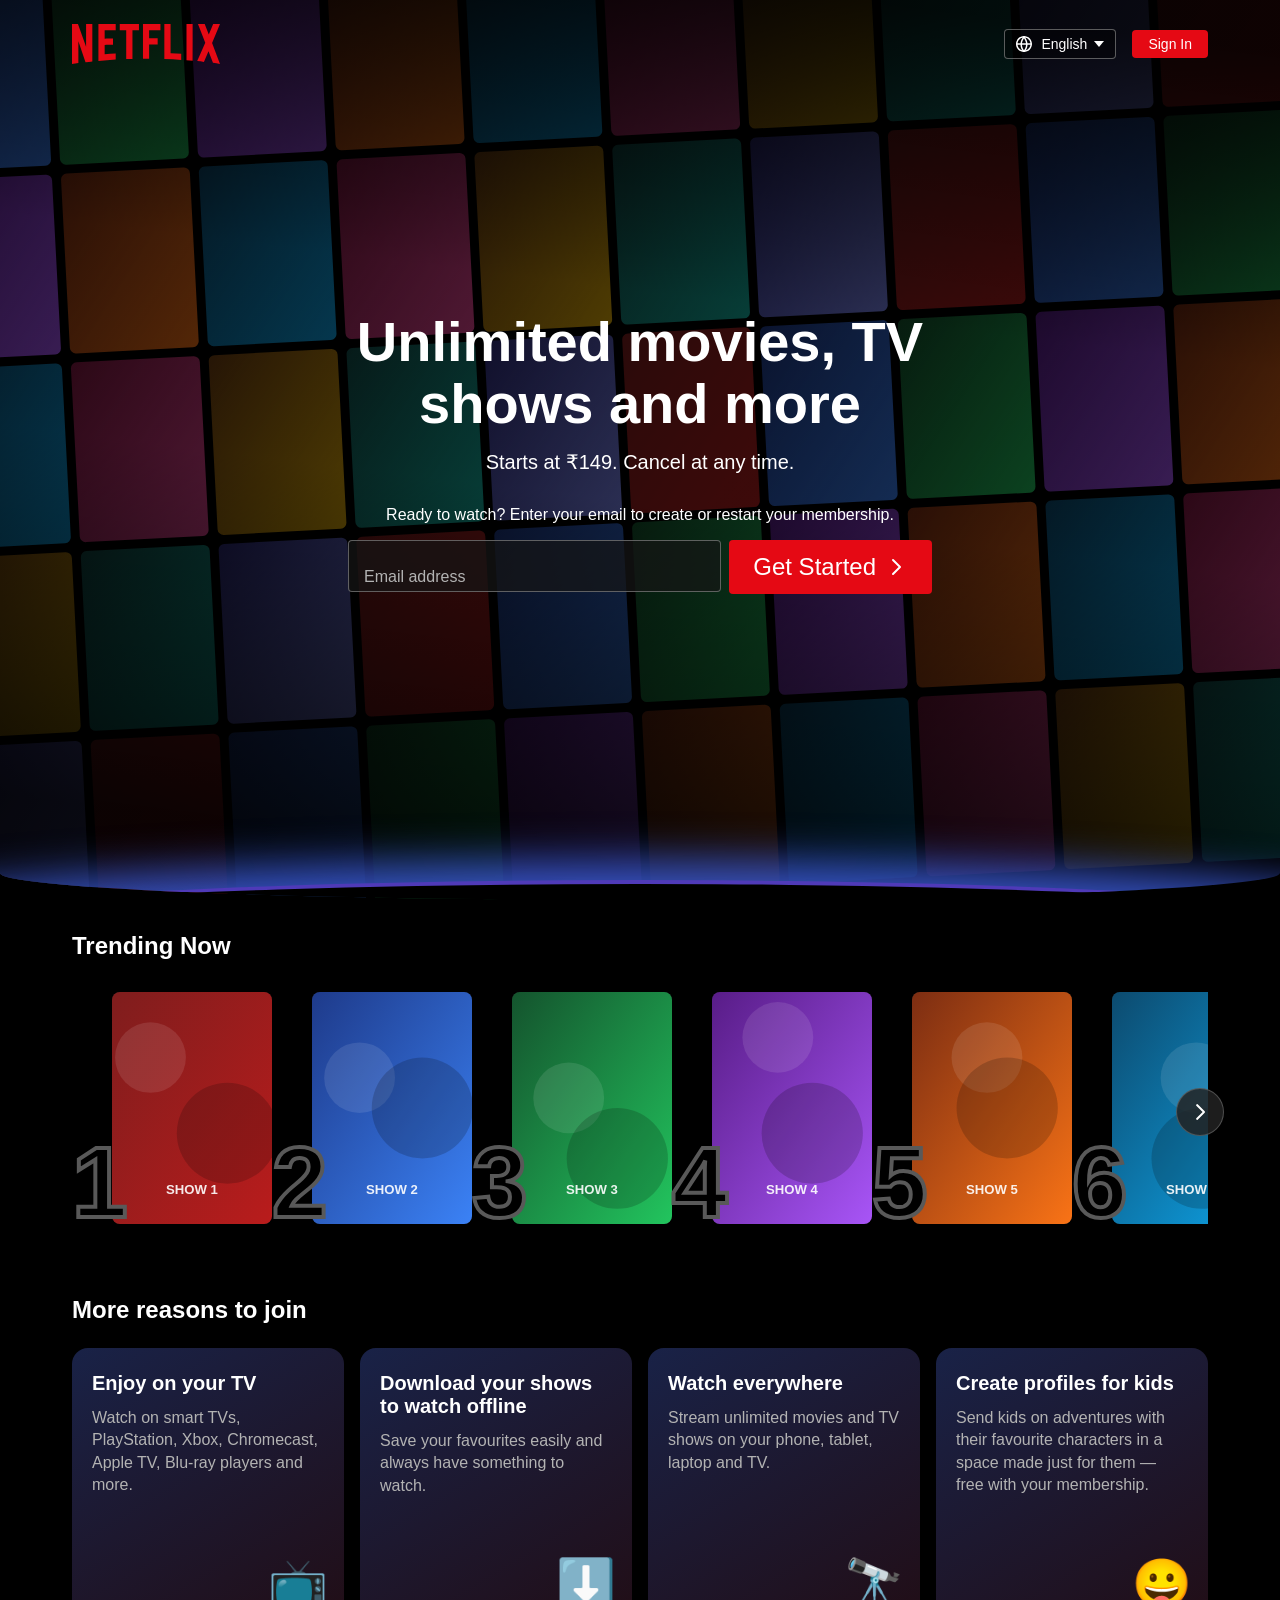
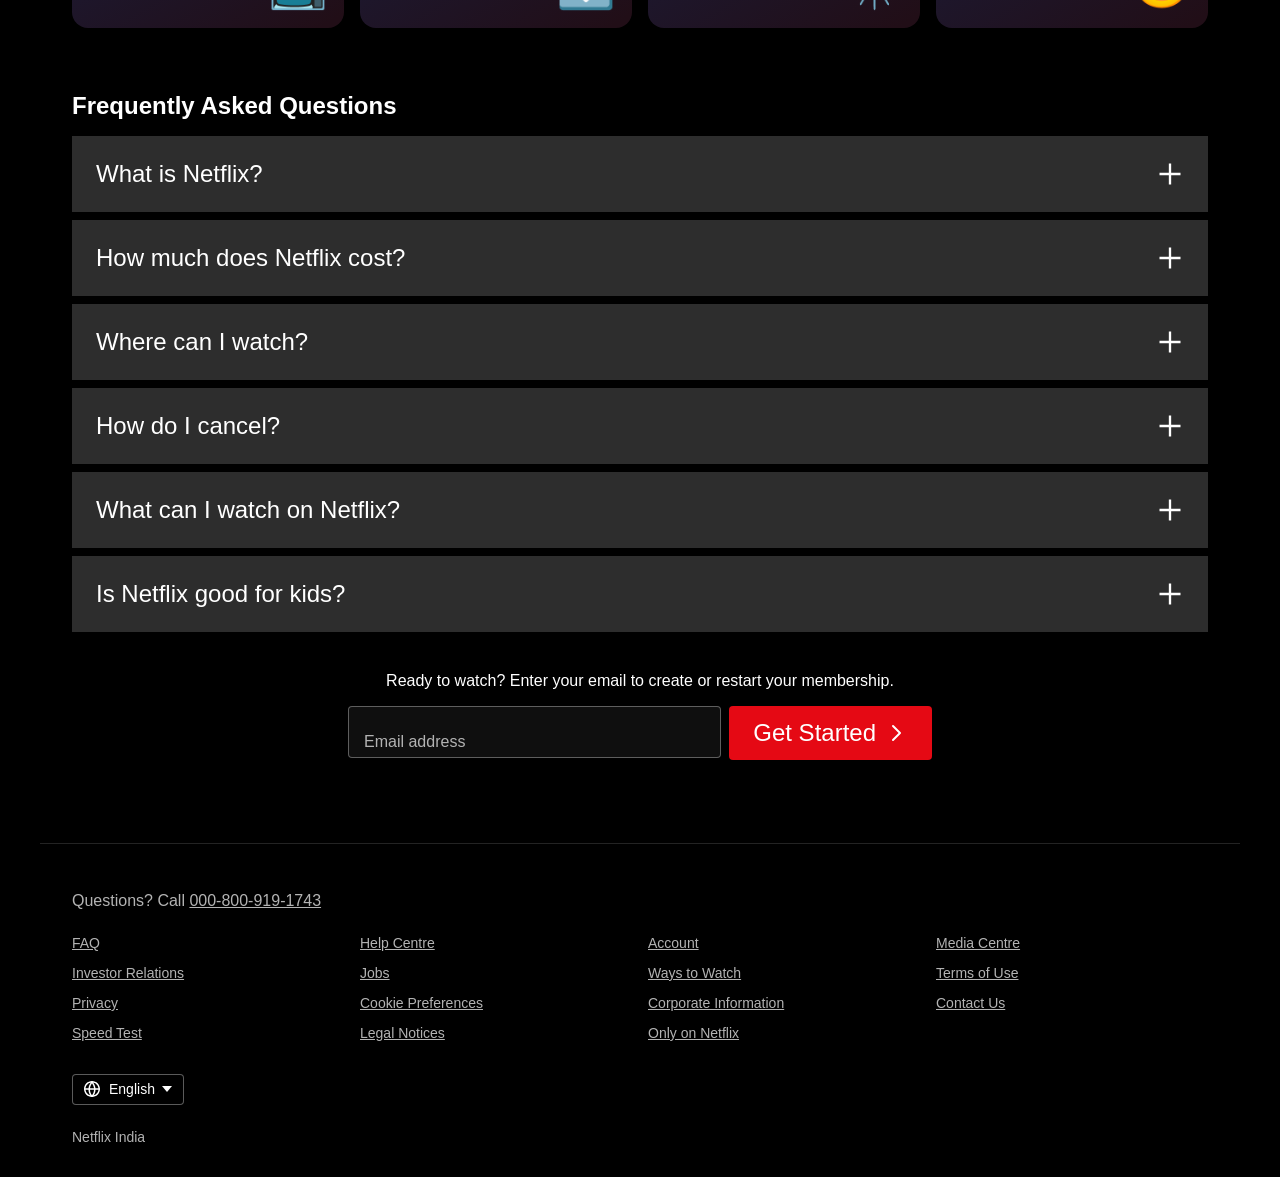
<file: index.html>
<!DOCTYPE html>
<html lang="en">
<head>
  <meta charset="UTF-8" />
  <meta name="viewport" content="width=device-width, initial-scale=1.0" />
  <title>Netflix India – Watch TV Shows Online, Watch Movies Online</title>
  <link rel="stylesheet" href="style.css" />
</head>
<body>

  <!-- ================= HERO ================= -->
  <header class="hero">
    <div class="hero__overlay"></div>

    <nav class="nav">
      <a href="#" class="nav__logo" aria-label="Netflix">
        <svg viewBox="0 0 111 30" class="nav__logo-svg" focusable="false" aria-hidden="true">
          <g fill="#E50914">
            <path d="M105.062 14.28L111 30c-1.75-.25-3.499-.563-5.28-.845l-3.345-8.686-3.437 7.969c-1.687-.282-3.344-.376-5.031-.595l6.031-13.75L94.468 0h5.063l3.062 7.874L105.875 0h5.124l-5.937 14.28zM90.47 0h-4.594v27.25c1.5.094 3.062.156 4.594.343V0zm-8.563 26.937c-4.187-.281-8.375-.53-12.656-.625V0h4.687v21.875c2.688.062 5.375.28 7.969.405v4.657zM64.25 10.657v4.687h-6.406V26H53.22V0h13.125v4.687h-8.5v5.97h6.406zm-18.906-5.97V26.25c-1.563 0-3.156 0-4.688.062V4.687h-4.844V0h14.406v4.687h-4.874zM30.75 15.593c-2.062 0-4.5 0-6.25.095v6.968c2.75-.188 5.5-.406 8.281-.5v4.5l-12.968 1.032V0H32.78v4.687H24.5V11c1.813 0 4.594-.094 6.25-.094v4.688zM4.78 12.968v16.375C3.094 29.531 1.593 29.75 0 30V0h4.469l6.093 17.032V0h4.688v28.062c-1.656.282-3.344.376-5.125.625L4.78 12.968z"/>
          </g>
        </svg>
      </a>

      <div class="nav__right">
        <div class="lang-select">
          <svg class="lang-select__globe" viewBox="0 0 16 16" width="16" height="16" fill="none" aria-hidden="true">
            <path fill-rule="evenodd" clip-rule="evenodd" d="M8 14.5C11.5899 14.5 14.5 11.5899 14.5 8C14.5 4.41015 11.5899 1.5 8 1.5C4.41015 1.5 1.5 4.41015 1.5 8C1.5 11.5899 4.41015 14.5 8 14.5ZM8 16C12.4183 16 16 12.4183 16 8C16 3.58172 12.4183 0 8 0C3.58172 0 0 3.58172 0 8C0 12.4183 3.58172 16 8 16Z" fill="white"/>
            <path fill-rule="evenodd" clip-rule="evenodd" d="M0.75 7.25H15.25V8.75H0.75V7.25Z" fill="white"/>
            <path fill-rule="evenodd" clip-rule="evenodd" d="M8.09961 0.191406C10.2278 2.26414 11.5497 5.16129 11.5497 8.36719C11.5497 11.3477 10.4073 14.0621 8.53569 16.0932L7.43285 15.077C9.05308 13.3188 10.0497 10.9631 10.0497 8.36719C10.0497 5.5761 8.89772 3.05446 7.05298 1.2588L8.09961 0.191406Z" fill="white"/>
            <path fill-rule="evenodd" clip-rule="evenodd" d="M7.9001 0.191406C5.77186 2.26414 4.45 5.16129 4.45 8.36719C4.45 11.3477 5.59237 14.0621 7.46402 16.0932L8.56686 15.077C6.94663 13.3188 5.95 10.9631 5.95 8.36719C5.95 5.5761 7.10199 3.05446 8.94673 1.2588L7.9001 0.191406Z" fill="white"/>
          </svg>
          <select id="langSelectTop" aria-label="Select Language">
            <option value="en">English</option>
            <option value="hi">हिन्दी</option>
          </select>
        </div>
        <a href="#" class="btn btn--red btn--sm">Sign In</a>
      </div>
    </nav>

    <div class="hero__content">
      <h1 class="hero__title">Unlimited movies, TV shows and more</h1>
      <p class="hero__subtitle">Starts at ₹149. Cancel at any time.</p>
      <h3 class="hero__cta-text">Ready to watch? Enter your email to create or restart your membership.</h3>

      <form class="email-form" id="heroEmailForm" novalidate>
        <div class="email-form__field">
          <input type="email" id="heroEmail" class="email-form__input" placeholder=" " required />
          <label for="heroEmail" class="email-form__label">Email address</label>
          <p class="email-form__error" aria-live="polite"></p>
        </div>
        <button type="submit" class="btn btn--red btn--lg">
          Get Started
          <svg viewBox="0 0 24 24" width="24" height="24" fill="none" aria-hidden="true">
            <path d="M8.29 5.71a1 1 0 0 1 1.42-1.42l7 7a1 1 0 0 1 0 1.42l-7 7a1 1 0 0 1-1.42-1.42L14.59 12 8.3 5.71z" fill="currentColor"/>
          </svg>
        </button>
      </form>
    </div>

    <div class="hero__curve">
      <div class="hero__curve-glow"></div>
    </div>
  </header>

  <main>
    <!-- ================= TRENDING NOW ================= -->
    <section class="section trending">
      <h2 class="section__title">Trending Now</h2>

      <div class="trending__wrapper">
        <button class="carousel-arrow carousel-arrow--left" id="trendLeft" aria-label="Scroll left">
          <svg viewBox="0 0 24 24" width="24" height="24" fill="none"><path d="M15.7 5.7a1 1 0 0 0-1.4-1.4l-7 7a1 1 0 0 0 0 1.4l7 7a1 1 0 0 0 1.4-1.4L9.4 12l6.3-6.3z" fill="currentColor"/></svg>
        </button>

        <div class="trending__row" id="trendingRow">
          <!-- cards injected by script.js -->
        </div>

        <button class="carousel-arrow carousel-arrow--right" id="trendRight" aria-label="Scroll right">
          <svg viewBox="0 0 24 24" width="24" height="24" fill="none"><path d="M8.3 5.7a1 1 0 0 1 1.4-1.4l7 7a1 1 0 0 1 0 1.4l-7 7a1 1 0 0 1-1.4-1.4l6.3-6.3L8.3 5.7z" fill="currentColor"/></svg>
        </button>
      </div>
    </section>

    <!-- ================= MORE REASONS TO JOIN ================= -->
    <section class="section reasons">
      <h2 class="section__title">More reasons to join</h2>
      <div class="reasons__grid">

        <div class="reason-card">
          <h3 class="reason-card__title">Enjoy on your TV</h3>
          <p class="reason-card__text">Watch on smart TVs, PlayStation, Xbox, Chromecast, Apple TV, Blu-ray players and more.</p>
          <div class="reason-card__icon">📺</div>
        </div>

        <div class="reason-card">
          <h3 class="reason-card__title">Download your shows to watch offline</h3>
          <p class="reason-card__text">Save your favourites easily and always have something to watch.</p>
          <div class="reason-card__icon">⬇️</div>
        </div>

        <div class="reason-card">
          <h3 class="reason-card__title">Watch everywhere</h3>
          <p class="reason-card__text">Stream unlimited movies and TV shows on your phone, tablet, laptop and TV.</p>
          <div class="reason-card__icon">🔭</div>
        </div>

        <div class="reason-card">
          <h3 class="reason-card__title">Create profiles for kids</h3>
          <p class="reason-card__text">Send kids on adventures with their favourite characters in a space made just for them — free with your membership.</p>
          <div class="reason-card__icon">😀</div>
        </div>

      </div>
    </section>

    <!-- ================= FAQ ================= -->
    <section class="section faq">
      <h2 class="section__title">Frequently Asked Questions</h2>

      <ul class="faq__list" id="faqList">
        <li class="faq__item">
          <button class="faq__question">
            <span>What is Netflix?</span>
            <svg class="faq__icon" viewBox="0 0 24 24" width="28" height="28" fill="none"><path d="M11 11V3h2v8h8v2h-8v8h-2v-8H3v-2h8z" fill="currentColor"/></svg>
          </button>
          <div class="faq__answer">
            <div class="faq__answer-inner">
              <p>Netflix is a streaming service that offers a wide variety of award-winning TV shows, movies, anime, documentaries and more – on thousands of internet-connected devices.</p>
              <p>You can watch as much as you want, whenever you want, without a single ad – all for one low monthly price. There's always something new to discover, and new TV shows and movies are added every week!</p>
            </div>
          </div>
        </li>

        <li class="faq__item">
          <button class="faq__question">
            <span>How much does Netflix cost?</span>
            <svg class="faq__icon" viewBox="0 0 24 24" width="28" height="28" fill="none"><path d="M11 11V3h2v8h8v2h-8v8h-2v-8H3v-2h8z" fill="currentColor"/></svg>
          </button>
          <div class="faq__answer">
            <div class="faq__answer-inner">
              <p>Watch Netflix on your smartphone, tablet, Smart TV, laptop, or streaming device, all for one fixed monthly fee. Plans range from ₹149 to ₹649 a month. No extra costs, no contracts.</p>
            </div>
          </div>
        </li>

        <li class="faq__item">
          <button class="faq__question">
            <span>Where can I watch?</span>
            <svg class="faq__icon" viewBox="0 0 24 24" width="28" height="28" fill="none"><path d="M11 11V3h2v8h8v2h-8v8h-2v-8H3v-2h8z" fill="currentColor"/></svg>
          </button>
          <div class="faq__answer">
            <div class="faq__answer-inner">
              <p>Watch anywhere, anytime. Sign in with your Netflix account to watch instantly on the web at netflix.com from your personal computer or on any internet-connected device that offers the Netflix app, including smart TVs, smartphones, tablets, streaming media players and game consoles.</p>
              <p>You can also download your favourite shows with the iOS or Android app. Use downloads to watch while you're on the go and without an internet connection. Take Netflix with you anywhere.</p>
            </div>
          </div>
        </li>

        <li class="faq__item">
          <button class="faq__question">
            <span>How do I cancel?</span>
            <svg class="faq__icon" viewBox="0 0 24 24" width="28" height="28" fill="none"><path d="M11 11V3h2v8h8v2h-8v8h-2v-8H3v-2h8z" fill="currentColor"/></svg>
          </button>
          <div class="faq__answer">
            <div class="faq__answer-inner">
              <p>Netflix is flexible. There are no annoying contracts and no commitments. You can easily cancel your account online in two clicks. There are no cancellation fees – start or stop your account at any time.</p>
            </div>
          </div>
        </li>

        <li class="faq__item">
          <button class="faq__question">
            <span>What can I watch on Netflix?</span>
            <svg class="faq__icon" viewBox="0 0 24 24" width="28" height="28" fill="none"><path d="M11 11V3h2v8h8v2h-8v8h-2v-8H3v-2h8z" fill="currentColor"/></svg>
          </button>
          <div class="faq__answer">
            <div class="faq__answer-inner">
              <p>Netflix has an extensive library of feature films, documentaries, TV shows, anime, award-winning Netflix originals, and more. Watch as much as you want, anytime you want.</p>
            </div>
          </div>
        </li>

        <li class="faq__item">
          <button class="faq__question">
            <span>Is Netflix good for kids?</span>
            <svg class="faq__icon" viewBox="0 0 24 24" width="28" height="28" fill="none"><path d="M11 11V3h2v8h8v2h-8v8h-2v-8H3v-2h8z" fill="currentColor"/></svg>
          </button>
          <div class="faq__answer">
            <div class="faq__answer-inner">
              <p>The Netflix Kids experience is included in your membership to give parents control while kids enjoy family-friendly TV shows and films in their own space.</p>
              <p>Kids profiles come with PIN-protected parental controls that let you restrict the maturity rating of content kids can watch and block specific titles you don't want kids to see.</p>
            </div>
          </div>
        </li>
      </ul>

      <div class="faq__cta">
        <h3 class="hero__cta-text">Ready to watch? Enter your email to create or restart your membership.</h3>
        <form class="email-form" id="faqEmailForm" novalidate>
          <div class="email-form__field">
            <input type="email" id="faqEmail" class="email-form__input" placeholder=" " required />
            <label for="faqEmail" class="email-form__label">Email address</label>
            <p class="email-form__error" aria-live="polite"></p>
          </div>
          <button type="submit" class="btn btn--red btn--lg">
            Get Started
            <svg viewBox="0 0 24 24" width="24" height="24" fill="none" aria-hidden="true">
              <path d="M8.29 5.71a1 1 0 0 1 1.42-1.42l7 7a1 1 0 0 1 0 1.42l-7 7a1 1 0 0 1-1.42-1.42L14.59 12 8.3 5.71z" fill="currentColor"/>
            </svg>
          </button>
        </form>
      </div>
    </section>
  </main>

  <!-- ================= FOOTER ================= -->
  <footer class="footer">
    <p class="footer__contact">Questions? Call <a href="tel:000-800-919-1743">000-800-919-1743</a></p>

    <ul class="footer__links">
      <li><a href="#">FAQ</a></li>
      <li><a href="#">Help Centre</a></li>
      <li><a href="#">Account</a></li>
      <li><a href="#">Media Centre</a></li>
      <li><a href="#">Investor Relations</a></li>
      <li><a href="#">Jobs</a></li>
      <li><a href="#">Ways to Watch</a></li>
      <li><a href="#">Terms of Use</a></li>
      <li><a href="#">Privacy</a></li>
      <li><a href="#">Cookie Preferences</a></li>
      <li><a href="#">Corporate Information</a></li>
      <li><a href="#">Contact Us</a></li>
      <li><a href="#">Speed Test</a></li>
      <li><a href="#">Legal Notices</a></li>
      <li><a href="#">Only on Netflix</a></li>
    </ul>

    <div class="lang-select lang-select--footer">
      <svg class="lang-select__globe" viewBox="0 0 16 16" width="16" height="16" fill="none" aria-hidden="true">
        <path fill-rule="evenodd" clip-rule="evenodd" d="M8 14.5C11.5899 14.5 14.5 11.5899 14.5 8C14.5 4.41015 11.5899 1.5 8 1.5C4.41015 1.5 1.5 4.41015 1.5 8C1.5 11.5899 4.41015 14.5 8 14.5ZM8 16C12.4183 16 16 12.4183 16 8C16 3.58172 12.4183 0 8 0C3.58172 0 0 3.58172 0 8C0 12.4183 3.58172 16 8 16Z" fill="white"/>
        <path fill-rule="evenodd" clip-rule="evenodd" d="M0.75 7.25H15.25V8.75H0.75V7.25Z" fill="white"/>
        <path fill-rule="evenodd" clip-rule="evenodd" d="M8.09961 0.191406C10.2278 2.26414 11.5497 5.16129 11.5497 8.36719C11.5497 11.3477 10.4073 14.0621 8.53569 16.0932L7.43285 15.077C9.05308 13.3188 10.0497 10.9631 10.0497 8.36719C10.0497 5.5761 8.89772 3.05446 7.05298 1.2588L8.09961 0.191406Z" fill="white"/>
        <path fill-rule="evenodd" clip-rule="evenodd" d="M7.9001 0.191406C5.77186 2.26414 4.45 5.16129 4.45 8.36719C4.45 11.3477 5.59237 14.0621 7.46402 16.0932L8.56686 15.077C6.94663 13.3188 5.95 10.9631 5.95 8.36719C5.95 5.5761 7.10199 3.05446 8.94673 1.2588L7.9001 0.191406Z" fill="white"/>
      </svg>
      <select id="langSelectFooter" aria-label="Select Language">
        <option value="en">English</option>
        <option value="hi">हिन्दी</option>
      </select>
    </div>

    <p class="footer__country">Netflix India</p>
  </footer>

  <script src="script.js"></script>
</body>
</html>
</file>
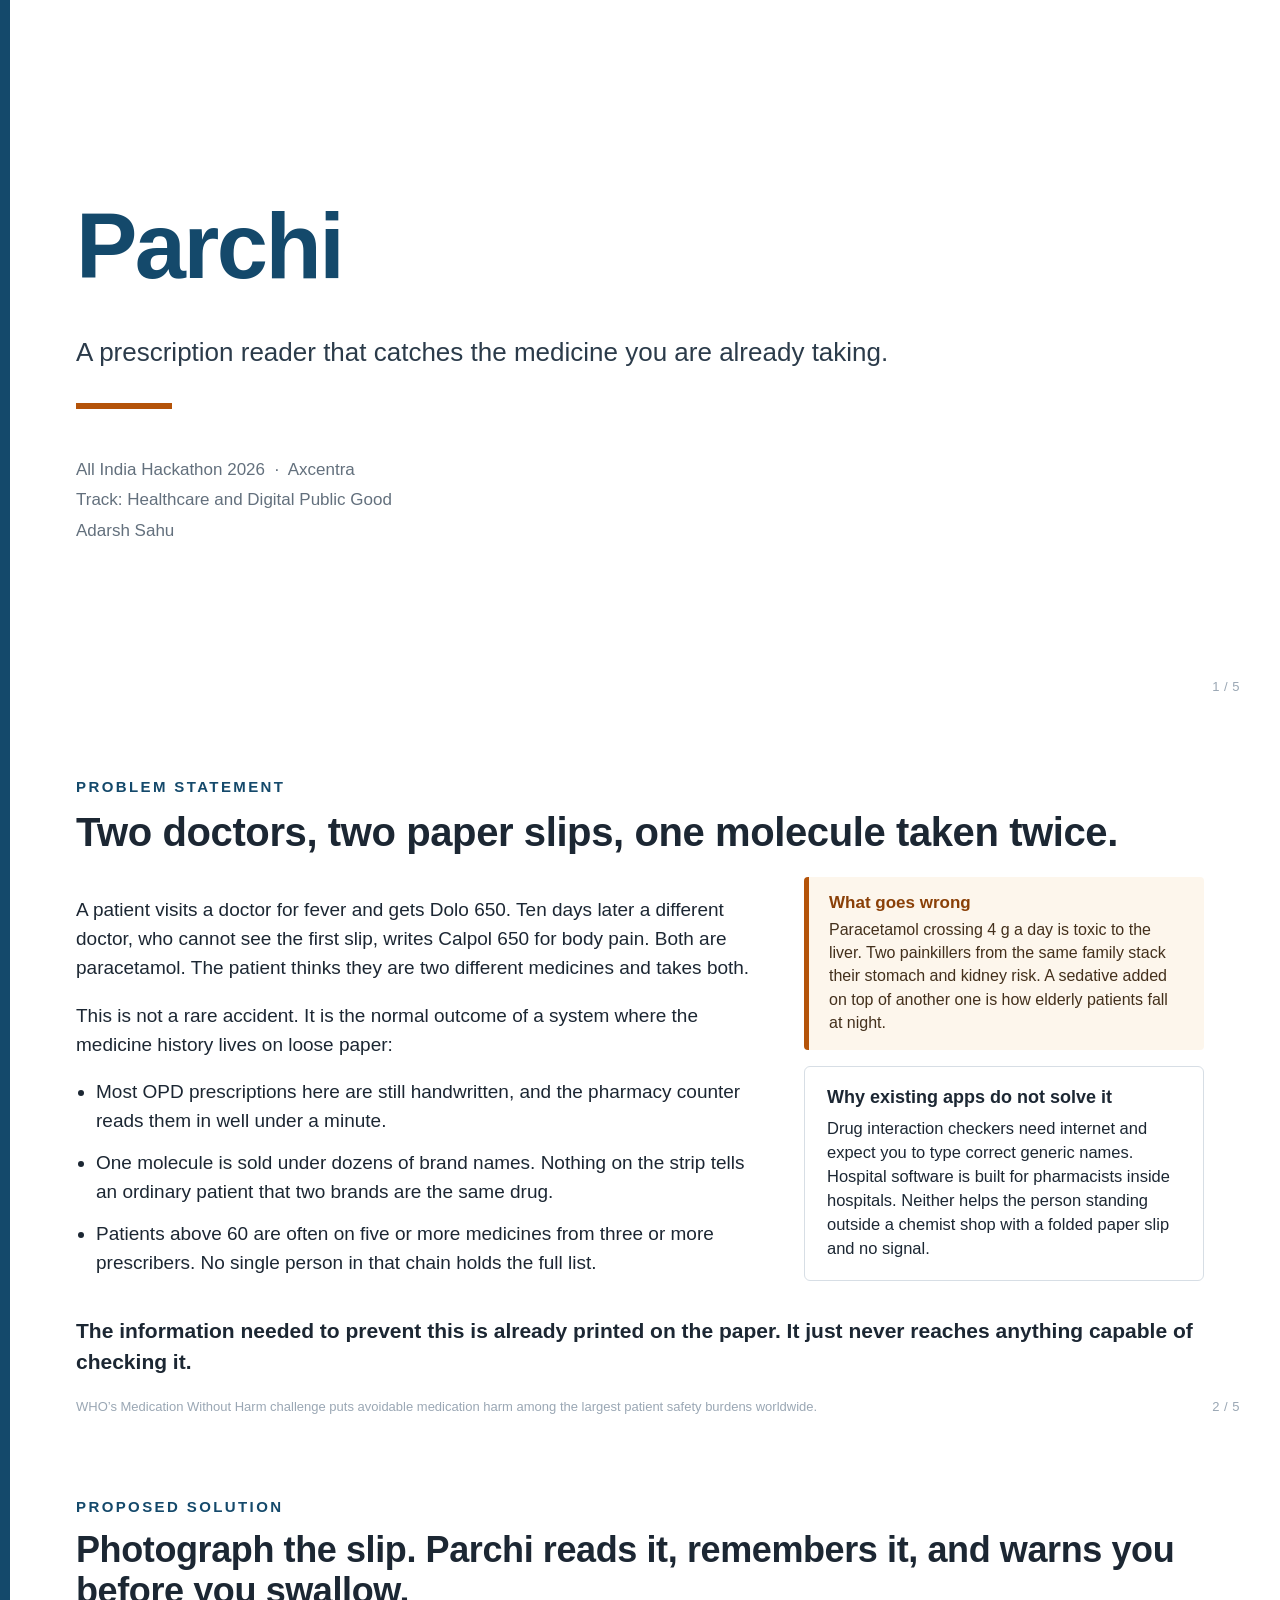
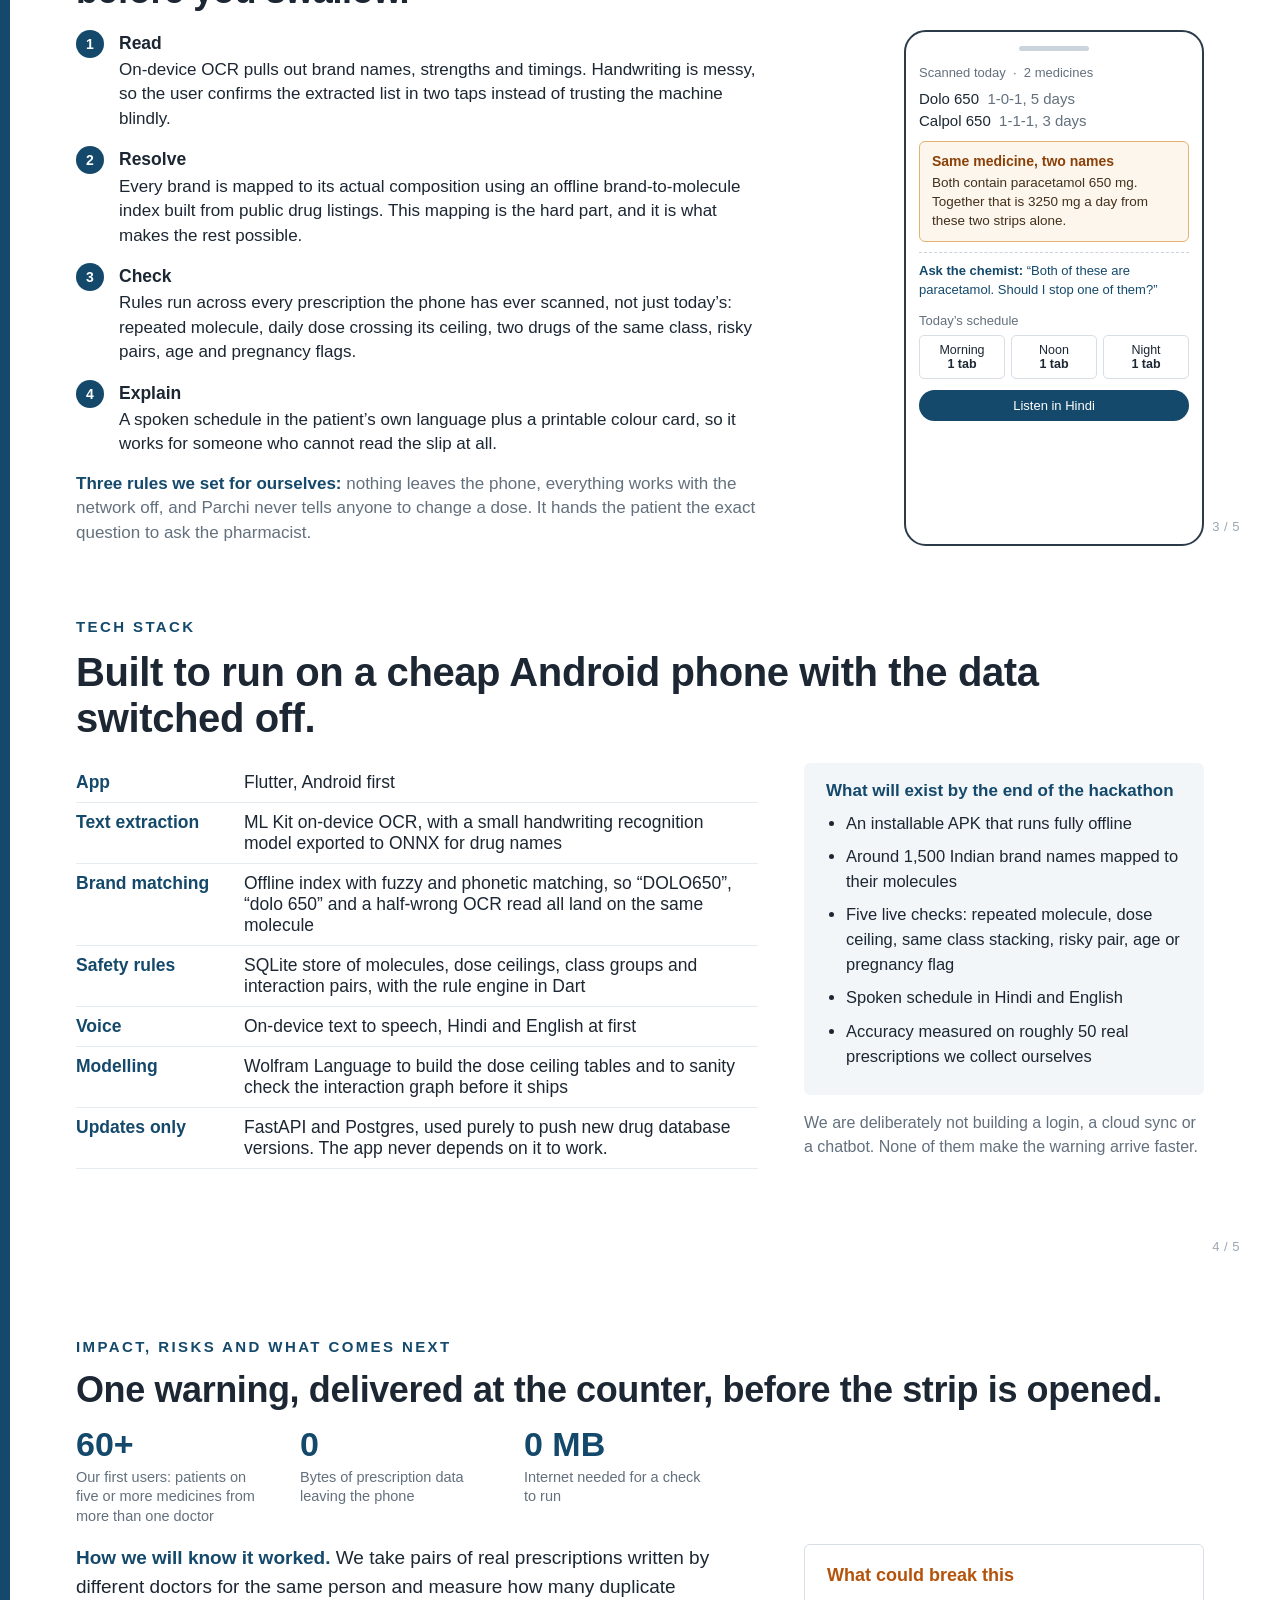
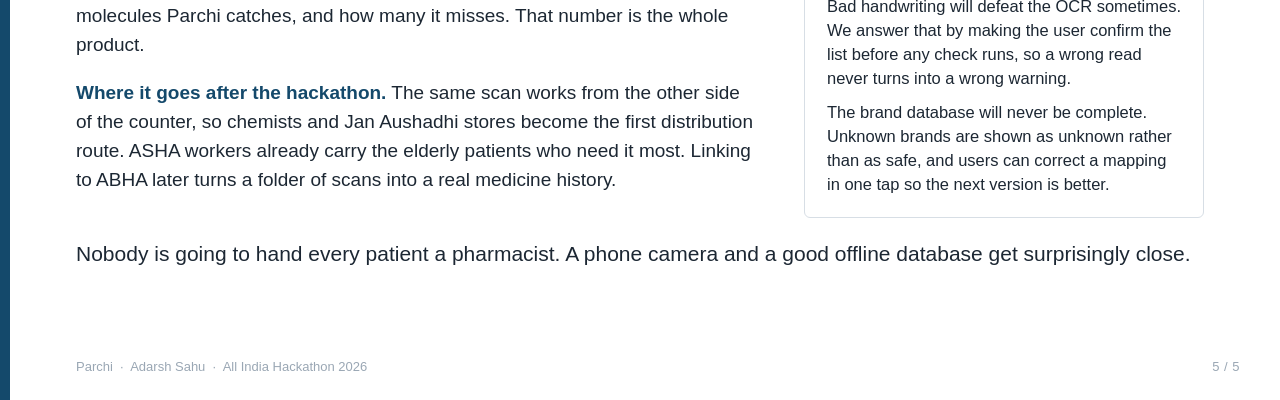
<file: aih-2026/parchi-deck.html>
<!doctype html>
<html>
<head>
<meta charset="utf-8">
<title>Parchi</title>
<style>
  @page { size: 1280px 720px; margin: 0; }
  * { box-sizing: border-box; }
  html, body { margin: 0; padding: 0; }
  body {
    font-family: "Liberation Sans", Arial, Helvetica, sans-serif;
    color: #1c2733;
    -webkit-print-color-adjust: exact;
    print-color-adjust: exact;
  }
  .slide {
    width: 1280px; height: 720px;
    padding: 58px 76px 54px 76px;
    position: relative;
    background: #ffffff;
    page-break-after: always;
    overflow: hidden;
  }
  .slide:last-child { page-break-after: auto; }

  .rule { position: absolute; left: 0; top: 0; width: 10px; height: 720px; background: #14496b; }
  .pg { position: absolute; right: 40px; bottom: 26px; font-size: 13px; color: #9aa7b4; letter-spacing: .5px; }
  .foot { position: absolute; left: 76px; bottom: 26px; font-size: 13px; color: #9aa7b4; }

  h2.kicker { font-size: 15px; letter-spacing: 2.4px; text-transform: uppercase;
              color: #14496b; margin: 0 0 14px 0; font-weight: 700; }
  h1 { font-size: 40px; line-height: 1.15; margin: 0 0 22px 0; font-weight: 700; letter-spacing: -.4px; }
  p, li { font-size: 19px; line-height: 1.52; }
  .lead { font-size: 21px; line-height: 1.5; }
  strong { font-weight: 700; }
  em { font-style: italic; }
  .amber { color: #b45309; }
  .blue { color: #14496b; }
  .muted { color: #63707d; }

  ul { margin: 0; padding-left: 20px; }
  li { margin-bottom: 13px; }

  .two { display: flex; gap: 46px; }
  .col { flex: 1; }
  .col-narrow { width: 400px; flex: none; }

  /* ---- title slide ---- */
  .title-wrap { height: 100%; display: flex; flex-direction: column; justify-content: center; }
  .wordmark { font-size: 92px; font-weight: 700; letter-spacing: -2.5px; margin: 0; color: #14496b; }
  .tagline { font-size: 26px; margin: 16px 0 0 0; color: #2b3b4a; }
  .titlemeta { margin-top: 46px; font-size: 17px; color: #63707d; line-height: 1.8; }
  .stripe { width: 96px; height: 6px; background: #b45309; margin: 30px 0 0 0; }

  /* ---- boxes ---- */
  .card { border: 1.5px solid #d7dee5; border-radius: 6px; padding: 20px 22px; }
  .card h3 { margin: 0 0 9px 0; font-size: 18px; }
  .flag { border-left: 5px solid #b45309; background: #fdf6ec; border-radius: 4px; padding: 16px 20px; }
  .flag .t { font-weight: 700; font-size: 17px; color: #8a4008; margin-bottom: 5px; }
  .flag .d { font-size: 16px; line-height: 1.45; color: #43301c; }

  /* ---- pipeline ---- */
  .step { display: flex; gap: 15px; margin-bottom: 15px; align-items: baseline; }
  .num { width: 28px; height: 28px; flex: none; border-radius: 50%; background: #14496b; color: #fff;
         font-size: 14px; font-weight: 700; text-align: center; line-height: 28px; }
  .step .body { font-size: 17px; line-height: 1.44; }
  .step .body b { display: block; font-size: 17.5px; margin-bottom: 2px; }

  /* ---- phone mock ---- */
  .phone { width: 300px; border: 2.5px solid #2b3b4a; border-radius: 22px; padding: 14px 13px 16px 13px; background: #fff; }
  .phone .bar { height: 5px; width: 70px; background: #cbd4dc; border-radius: 4px; margin: 0 auto 14px auto; }
  .rx { font-size: 13px; color: #63707d; margin-bottom: 10px; }
  .rxline { font-size: 15px; margin-bottom: 5px; }
  .alert { margin-top: 12px; background: #fdf6ec; border: 1.5px solid #e6b271; border-radius: 6px; padding: 11px 12px; }
  .alert .h { font-size: 14px; font-weight: 700; color: #8a4008; margin-bottom: 5px; }
  .alert .b { font-size: 13.5px; line-height: 1.4; color: #43301c; }
  .say { margin-top: 10px; font-size: 13px; color: #14496b; border-top: 1px dashed #cbd4dc; padding-top: 9px; line-height: 1.4; }

  /* ---- stack table ---- */
  table { border-collapse: collapse; width: 100%; }
  td { padding: 9px 10px 9px 0; vertical-align: top; font-size: 17.5px; border-bottom: 1px solid #e6ebf0; }
  td.k { width: 168px; color: #14496b; font-weight: 700; }

  .scope { background: #f3f6f9; border-radius: 6px; padding: 18px 22px; }
  .scope h3 { margin: 0 0 10px 0; font-size: 17px; color: #14496b; }
  .scope li { font-size: 16.5px; margin-bottom: 8px; }

  .metric { display: flex; gap: 34px; margin: 4px 0 22px 0; }
  .metric div .n { font-size: 34px; font-weight: 700; color: #14496b; line-height: 1.1; }
  .metric div .l { font-size: 14.5px; color: #63707d; margin-top: 4px; max-width: 190px; line-height: 1.35; }
</style>
</head>
<body>

<!-- ============ 1 ============ -->
<div class="slide">
  <div class="rule"></div>
  <div class="title-wrap">
    <p class="wordmark">Parchi</p>
    <p class="tagline">A prescription reader that catches the medicine you are already taking.</p>
    <div class="stripe"></div>
    <div class="titlemeta">
      All India Hackathon 2026 &nbsp;&middot;&nbsp; Axcentra<br>
      Track: Healthcare and Digital Public Good<br>
      Adarsh Sahu
    </div>
  </div>
  <div class="pg">1 / 5</div>
</div>

<!-- ============ 2 ============ -->
<div class="slide">
  <div class="rule"></div>
  <h2 class="kicker">Problem Statement</h2>
  <h1>Two doctors, two paper slips, one molecule taken twice.</h1>

  <div class="two">
    <div class="col">
      <p>A patient visits a doctor for fever and gets Dolo 650. Ten days later a different doctor,
      who cannot see the first slip, writes Calpol 650 for body pain. Both are paracetamol.
      The patient thinks they are two different medicines and takes both.</p>

      <p>This is not a rare accident. It is the normal outcome of a system where the medicine
      history lives on loose paper:</p>

      <ul>
        <li>Most OPD prescriptions here are still handwritten, and the pharmacy counter reads them
        in well under a minute.</li>
        <li>One molecule is sold under dozens of brand names. Nothing on the strip tells an ordinary
        patient that two brands are the same drug.</li>
        <li>Patients above 60 are often on five or more medicines from three or more prescribers.
        No single person in that chain holds the full list.</li>
      </ul>
    </div>

    <div class="col-narrow">
      <div class="flag" style="margin-bottom:16px;">
        <div class="t">What goes wrong</div>
        <div class="d">Paracetamol crossing 4 g a day is toxic to the liver. Two painkillers from the
        same family stack their stomach and kidney risk. A sedative added on top of another one is
        how elderly patients fall at night.</div>
      </div>
      <div class="card">
        <h3>Why existing apps do not solve it</h3>
        <p style="font-size:16.5px; margin:0; line-height:1.45;">Drug interaction checkers need internet
        and expect you to type correct generic names. Hospital software is built for pharmacists inside
        hospitals. Neither helps the person standing outside a chemist shop with a folded paper slip
        and no signal.</p>
      </div>
    </div>
  </div>

  <p class="lead" style="margin-top:24px;"><strong>The information needed to prevent this is already
  printed on the paper. It just never reaches anything capable of checking it.</strong></p>

  <div class="foot">WHO&rsquo;s Medication Without Harm challenge puts avoidable medication harm among the
  largest patient safety burdens worldwide.</div>
  <div class="pg">2 / 5</div>
</div>

<!-- ============ 3 ============ -->
<div class="slide">
  <div class="rule"></div>
  <h2 class="kicker">Proposed Solution</h2>
  <h1 style="font-size:36px; margin-bottom:18px;">Photograph the slip. Parchi reads it, remembers it,
  and warns you before you swallow.</h1>

  <div class="two">
    <div class="col">
      <div class="step">
        <div class="num">1</div>
        <div class="body"><b>Read</b>On-device OCR pulls out brand names, strengths and timings. Handwriting is
        messy, so the user confirms the extracted list in two taps instead of trusting the machine blindly.</div>
      </div>
      <div class="step">
        <div class="num">2</div>
        <div class="body"><b>Resolve</b>Every brand is mapped to its actual composition using an offline
        brand-to-molecule index built from public drug listings. This mapping is the hard part, and it is
        what makes the rest possible.</div>
      </div>
      <div class="step">
        <div class="num">3</div>
        <div class="body"><b>Check</b>Rules run across every prescription the phone has ever scanned, not just
        today&rsquo;s: repeated molecule, daily dose crossing its ceiling, two drugs of the same class,
        risky pairs, age and pregnancy flags.</div>
      </div>
      <div class="step">
        <div class="num">4</div>
        <div class="body"><b>Explain</b>A spoken schedule in the patient&rsquo;s own language plus a printable
        colour card, so it works for someone who cannot read the slip at all.</div>
      </div>

      <p style="margin:8px 0 0 0; font-size:17px; line-height:1.45;" class="muted"><strong class="blue">Three
      rules we set for ourselves:</strong> nothing leaves the phone, everything works with the network off,
      and Parchi never tells anyone to change a dose. It hands the patient the exact question to ask the
      pharmacist.</p>
    </div>

    <div class="col-narrow" style="display:flex; justify-content:flex-end;">
      <div class="phone">
        <div class="bar"></div>
        <div class="rx">Scanned today &nbsp;&middot;&nbsp; 2 medicines</div>
        <div class="rxline">Dolo 650 &nbsp;<span class="muted">1-0-1, 5 days</span></div>
        <div class="rxline">Calpol 650 &nbsp;<span class="muted">1-1-1, 3 days</span></div>
        <div class="alert">
          <div class="h">Same medicine, two names</div>
          <div class="b">Both contain paracetamol 650 mg. Together that is 3250 mg a day from these two
          strips alone.</div>
        </div>
        <div class="say"><strong>Ask the chemist:</strong> &ldquo;Both of these are paracetamol. Should I
        stop one of them?&rdquo;</div>
        <div style="margin-top:14px; font-size:13px; color:#63707d;">Today&rsquo;s schedule</div>
        <div style="display:flex; gap:6px; margin-top:7px;">
          <div style="flex:1; border:1px solid #d7dee5; border-radius:5px; padding:7px 0; text-align:center; font-size:12.5px;">Morning<br><b>1 tab</b></div>
          <div style="flex:1; border:1px solid #d7dee5; border-radius:5px; padding:7px 0; text-align:center; font-size:12.5px;">Noon<br><b>1 tab</b></div>
          <div style="flex:1; border:1px solid #d7dee5; border-radius:5px; padding:7px 0; text-align:center; font-size:12.5px;">Night<br><b>1 tab</b></div>
        </div>
        <div style="margin-top:11px; background:#14496b; color:#fff; border-radius:20px; text-align:center; padding:8px 0; font-size:13px;">Listen in Hindi</div>
      </div>
    </div>
  </div>
  <div class="pg">3 / 5</div>
</div>

<!-- ============ 4 ============ -->
<div class="slide">
  <div class="rule"></div>
  <h2 class="kicker">Tech Stack</h2>
  <h1>Built to run on a cheap Android phone with the data switched off.</h1>

  <div class="two">
    <div class="col">
      <table>
        <tr><td class="k">App</td><td>Flutter, Android first</td></tr>
        <tr><td class="k">Text extraction</td><td>ML Kit on-device OCR, with a small handwriting
          recognition model exported to ONNX for drug names</td></tr>
        <tr><td class="k">Brand matching</td><td>Offline index with fuzzy and phonetic matching, so
          &ldquo;DOLO650&rdquo;, &ldquo;dolo 650&rdquo; and a half-wrong OCR read all land on the same molecule</td></tr>
        <tr><td class="k">Safety rules</td><td>SQLite store of molecules, dose ceilings, class groups
          and interaction pairs, with the rule engine in Dart</td></tr>
        <tr><td class="k">Voice</td><td>On-device text to speech, Hindi and English at first</td></tr>
        <tr><td class="k">Modelling</td><td>Wolfram Language to build the dose ceiling tables and to
          sanity check the interaction graph before it ships</td></tr>
        <tr><td class="k">Updates only</td><td>FastAPI and Postgres, used purely to push new drug
          database versions. The app never depends on it to work.</td></tr>
      </table>
    </div>

    <div class="col-narrow">
      <div class="scope">
        <h3>What will exist by the end of the hackathon</h3>
        <ul>
          <li>An installable APK that runs fully offline</li>
          <li>Around 1,500 Indian brand names mapped to their molecules</li>
          <li>Five live checks: repeated molecule, dose ceiling, same class stacking, risky pair,
          age or pregnancy flag</li>
          <li>Spoken schedule in Hindi and English</li>
          <li>Accuracy measured on roughly 50 real prescriptions we collect ourselves</li>
        </ul>
      </div>
      <p style="font-size:16px; margin-top:16px;" class="muted">We are deliberately not building a
      login, a cloud sync or a chatbot. None of them make the warning arrive faster.</p>
    </div>
  </div>
  <div class="pg">4 / 5</div>
</div>

<!-- ============ 5 ============ -->
<div class="slide">
  <div class="rule"></div>
  <h2 class="kicker">Impact, Risks and What Comes Next</h2>
  <h1 style="font-size:36px; margin-bottom:16px;">One warning, delivered at the counter, before the strip
  is opened.</h1>

  <div class="metric" style="margin-bottom:18px;">
    <div><div class="n">60+</div><div class="l">Our first users: patients on five or more medicines
    from more than one doctor</div></div>
    <div><div class="n">0</div><div class="l">Bytes of prescription data leaving the phone</div></div>
    <div><div class="n">0 MB</div><div class="l">Internet needed for a check to run</div></div>
  </div>

  <div class="two">
    <div class="col">
      <p style="margin-top:0;"><strong class="blue">How we will know it worked.</strong> We take pairs of
      real prescriptions written by different doctors for the same person and measure how many duplicate
      molecules Parchi catches, and how many it misses. That number is the whole product.</p>

      <p><strong class="blue">Where it goes after the hackathon.</strong> The same scan works from the other
      side of the counter, so chemists and Jan Aushadhi stores become the first distribution route. ASHA
      workers already carry the elderly patients who need it most. Linking to ABHA later turns a folder of
      scans into a real medicine history.</p>
    </div>

    <div class="col-narrow">
      <div class="card">
        <h3 class="amber">What could break this</h3>
        <p style="font-size:16.5px; margin:0 0 10px 0; line-height:1.45;">Bad handwriting will defeat the
        OCR sometimes. We answer that by making the user confirm the list before any check runs, so a wrong
        read never turns into a wrong warning.</p>
        <p style="font-size:16.5px; margin:0; line-height:1.45;">The brand database will never be complete.
        Unknown brands are shown as unknown rather than as safe, and users can correct a mapping in one tap
        so the next version is better.</p>
      </div>
    </div>
  </div>

  <p class="lead" style="margin-top:20px; margin-bottom:0;">Nobody is going to hand every patient a
  pharmacist. A phone camera and a good offline database get surprisingly close.</p>

  <div class="foot">Parchi &nbsp;&middot;&nbsp; Adarsh Sahu &nbsp;&middot;&nbsp; All India Hackathon 2026</div>
  <div class="pg">5 / 5</div>
</div>

</body>
</html>
</file>
<file: style.css>
/* ============ RESET & BASE ============ */
*,
*::before,
*::after {
  margin: 0;
  padding: 0;
  box-sizing: border-box;
}

:root {
  --netflix-red: #e50914;
  --netflix-red-hover: #c11119;
  --bg-black: #000;
  --text-white: #fff;
  --text-grey: #b3b3b3;
  --divider-grey: #232323;
}

html {
  scroll-behavior: smooth;
}

body {
  font-family: "Netflix Sans", "Helvetica Neue", "Segoe UI", Roboto, Ubuntu,
    sans-serif;
  background-color: var(--bg-black);
  color: var(--text-white);
  -webkit-font-smoothing: antialiased;
  overflow-x: hidden;
}

a {
  color: inherit;
}

button {
  font-family: inherit;
  cursor: pointer;
}

/* ============ BUTTONS ============ */
.btn {
  display: inline-flex;
  align-items: center;
  justify-content: center;
  gap: 0.5rem;
  border: none;
  border-radius: 4px;
  font-weight: 500;
  text-decoration: none;
  white-space: nowrap;
  transition: background-color 0.25s ease;
}

.btn--red {
  background-color: var(--netflix-red);
  color: var(--text-white);
}

.btn--red:hover {
  background-color: var(--netflix-red-hover);
}

.btn--sm {
  font-size: 0.875rem;
  padding: 0.4rem 1rem;
}

.btn--lg {
  font-size: 1.5rem;
  font-weight: 500;
  padding: 0.8rem 1.5rem;
}

/* ============ HERO ============ */
.hero {
  position: relative;
  min-height: 43.75rem;
  height: 100vh;
  max-height: 62.5rem;
  display: flex;
  flex-direction: column;
  /* Random photo first; local collage renders underneath as fallback */
  background-image: url("https://picsum.photos/seed/netflixhero/1920/1080"),
    url("assets/hero-bg.svg");
  background-size: cover;
  background-position: center;
  border-bottom-left-radius: 50% 3%;
  border-bottom-right-radius: 50% 3%;
  overflow: hidden;
}

.hero__overlay {
  position: absolute;
  inset: 0;
  background: linear-gradient(
      7deg,
      rgba(0, 0, 0, 0.85) 10%,
      rgba(0, 0, 0, 0.4) 45%,
      rgba(0, 0, 0, 0.4) 65%,
      rgba(0, 0, 0, 0.85) 95%
    ),
    rgba(0, 0, 0, 0.35);
}

/* ---- Nav ---- */
.nav {
  position: relative;
  z-index: 10;
  display: flex;
  align-items: center;
  justify-content: space-between;
  width: 100%;
  max-width: 75rem;
  margin: 0 auto;
  padding: 1.5rem 2rem;
}

.nav__logo-svg {
  width: 9.25rem;
  height: auto;
  display: block;
}

.nav__right {
  display: flex;
  align-items: center;
  gap: 1rem;
}

/* ---- Language selector ---- */
.lang-select {
  position: relative;
  display: inline-flex;
  align-items: center;
}

.lang-select__globe {
  position: absolute;
  left: 0.75rem;
  pointer-events: none;
}

.lang-select select {
  appearance: none;
  -webkit-appearance: none;
  background-color: rgba(0, 0, 0, 0.4);
  color: var(--text-white);
  border: 1px solid rgba(128, 128, 128, 0.7);
  border-radius: 4px;
  font-size: 0.875rem;
  padding: 0.4rem 1.75rem 0.4rem 2.25rem;
  cursor: pointer;
}

.lang-select::after {
  content: "";
  position: absolute;
  right: 0.75rem;
  border-left: 5px solid transparent;
  border-right: 5px solid transparent;
  border-top: 6px solid var(--text-white);
  pointer-events: none;
}

/* ---- Hero content ---- */
.hero__content {
  position: relative;
  z-index: 5;
  flex: 1;
  display: flex;
  flex-direction: column;
  align-items: center;
  justify-content: center;
  text-align: center;
  padding: 0 1.5rem 4rem;
  max-width: 46rem;
  margin: 0 auto;
}

.hero__title {
  font-size: 3.5rem;
  font-weight: 900;
  line-height: 1.1;
  margin-bottom: 1rem;
}

.hero__subtitle {
  font-size: 1.25rem;
  font-weight: 500;
  margin-bottom: 2rem;
}

.hero__cta-text {
  font-size: 1rem;
  font-weight: 400;
  margin-bottom: 1rem;
}

/* ---- Email form ---- */
.email-form {
  display: flex;
  align-items: flex-start;
  justify-content: center;
  gap: 0.5rem;
  width: 100%;
  max-width: 36.5rem;
}

.email-form__field {
  position: relative;
  flex: 1;
  min-width: 0;
  text-align: left;
}

.email-form__input {
  width: 100%;
  font-size: 1rem;
  color: var(--text-white);
  background-color: rgba(22, 22, 22, 0.7);
  border: 1px solid rgba(128, 128, 128, 0.7);
  border-radius: 4px;
  padding: 1.5rem 1rem 0.5rem;
  outline: none;
}

.email-form__input:focus {
  outline: 2px solid var(--text-white);
  outline-offset: 2px;
}

.email-form__label {
  position: absolute;
  left: 1rem;
  top: 50%;
  transform: translateY(-50%);
  color: var(--text-grey);
  font-size: 1rem;
  pointer-events: none;
  transition: all 0.15s ease;
}

.email-form__input:focus + .email-form__label,
.email-form__input:not(:placeholder-shown) + .email-form__label {
  top: 0.85rem;
  font-size: 0.75rem;
}

.email-form__error {
  color: #eb3942;
  font-size: 0.85rem;
  padding-top: 0.35rem;
  min-height: 1.3rem;
}

/* ============ CURVE DIVIDER ============ */
.hero__curve {
  position: absolute;
  bottom: 0;
  left: 0;
  right: 0;
  height: 6.25rem;
  z-index: 4;
  pointer-events: none;
}

.hero__curve-glow {
  position: absolute;
  bottom: -80%;
  left: -10%;
  right: -10%;
  height: 100%;
  border-radius: 50% 50% 0 0;
  box-shadow: 0 -18px 40px 2px rgba(64, 97, 231, 0.8);
  border-top: 4px solid rgba(88, 65, 205, 0.9);
  background: var(--bg-black);
}

/* ============ SECTIONS ============ */
.section {
  max-width: 75rem;
  margin: 0 auto;
  padding: 2rem 2rem 1rem;
}

.section__title {
  font-size: 1.5rem;
  font-weight: 700;
  margin-bottom: 1rem;
}

/* ============ TRENDING ============ */
.trending__wrapper {
  position: relative;
}

.trending__row {
  display: flex;
  gap: 0.5rem;
  overflow-x: auto;
  scroll-behavior: smooth;
  padding: 1rem 0 1.5rem;
  scrollbar-width: none;
}

.trending__row::-webkit-scrollbar {
  display: none;
}

.trend-card {
  position: relative;
  flex: 0 0 auto;
  width: 12rem;
  padding-left: 2.5rem;
  cursor: pointer;
  transition: transform 0.2s ease;
}

.trend-card:hover {
  transform: scale(1.05);
}

.trend-card__rank {
  position: absolute;
  bottom: -0.5rem;
  left: 0;
  font-size: 6.25rem;
  font-weight: 900;
  line-height: 1;
  color: var(--bg-black);
  -webkit-text-stroke: 4px #595959;
  z-index: 2;
  font-family: Arial, Helvetica, sans-serif;
}

.trend-card__img {
  display: block;
  width: 10rem;
  height: 14.5rem;
  object-fit: cover;
  border-radius: 0.5rem;
  background-color: #1a1a1a;
}

/* ---- Carousel arrows ---- */
.carousel-arrow {
  position: absolute;
  top: 50%;
  transform: translateY(-50%);
  z-index: 5;
  width: 3rem;
  height: 3rem;
  display: flex;
  align-items: center;
  justify-content: center;
  background-color: rgba(35, 35, 35, 0.85);
  color: var(--text-white);
  border: 1px solid rgba(128, 128, 128, 0.5);
  border-radius: 50%;
  transition: background-color 0.2s ease, opacity 0.2s ease;
}

.carousel-arrow:hover {
  background-color: rgba(60, 60, 60, 0.95);
}

.carousel-arrow--left {
  left: -1rem;
}

.carousel-arrow--right {
  right: -1rem;
}

.carousel-arrow[disabled] {
  opacity: 0;
  pointer-events: none;
}

/* ============ REASONS ============ */
.reasons__grid {
  display: grid;
  grid-template-columns: repeat(4, 1fr);
  gap: 1rem;
  padding: 0.5rem 0 1rem;
}

.reason-card {
  position: relative;
  display: flex;
  flex-direction: column;
  min-height: 17.5rem;
  padding: 1.5rem 1.25rem 4.5rem;
  border-radius: 1rem;
  background: linear-gradient(149deg, #192247 0%, #210e17 96.86%);
}

.reason-card__title {
  font-size: 1.25rem;
  font-weight: 700;
  margin-bottom: 0.75rem;
}

.reason-card__text {
  font-size: 1rem;
  color: var(--text-grey);
  line-height: 1.4;
}

.reason-card__icon {
  position: absolute;
  bottom: 1rem;
  right: 1rem;
  font-size: 3rem;
  filter: saturate(1.4);
}

/* ============ FAQ ============ */
.faq__list {
  list-style: none;
  display: flex;
  flex-direction: column;
  gap: 0.5rem;
  margin-bottom: 2.5rem;
}

.faq__question {
  display: flex;
  align-items: center;
  justify-content: space-between;
  gap: 1rem;
  width: 100%;
  background-color: #2d2d2d;
  color: var(--text-white);
  border: none;
  font-size: 1.5rem;
  font-weight: 400;
  text-align: left;
  padding: 1.5rem;
  transition: background-color 0.25s ease;
}

.faq__question:hover {
  background-color: #414141;
}

.faq__icon {
  flex-shrink: 0;
  transition: transform 0.25s ease;
}

.faq__item.open .faq__icon {
  transform: rotate(45deg);
}

.faq__answer {
  display: grid;
  grid-template-rows: 0fr;
  transition: grid-template-rows 0.3s ease;
}

.faq__answer-inner {
  overflow: hidden;
  background-color: #2d2d2d;
}

.faq__item.open .faq__answer {
  grid-template-rows: 1fr;
  margin-top: 1px;
}

.faq__answer-inner p {
  font-size: 1.5rem;
  font-weight: 300;
  line-height: 1.4;
  padding: 0 1.5rem;
}

.faq__item.open .faq__answer-inner p:first-child {
  padding-top: 1.5rem;
}

.faq__item.open .faq__answer-inner p {
  padding-bottom: 1.5rem;
}

.faq__cta {
  text-align: center;
  padding-bottom: 3rem;
}

.faq__cta .email-form {
  margin: 0 auto;
}

/* ============ FOOTER ============ */
.footer {
  max-width: 75rem;
  margin: 0 auto;
  padding: 3rem 2rem 2rem;
  color: var(--text-grey);
  border-top: 1px solid var(--divider-grey);
}

.footer__contact {
  margin-bottom: 1.5rem;
  font-size: 1rem;
}

.footer__contact a {
  color: var(--text-grey);
}

.footer__links {
  list-style: none;
  display: grid;
  grid-template-columns: repeat(4, 1fr);
  gap: 0.75rem 1rem;
  margin-bottom: 2rem;
}

.footer__links a {
  color: var(--text-grey);
  font-size: 0.875rem;
  text-decoration: underline;
}

.footer__links a:hover {
  color: var(--text-white);
}

.lang-select--footer {
  margin-bottom: 1.5rem;
}

.footer__country {
  font-size: 0.875rem;
}

/* ============ RESPONSIVE ============ */
@media (max-width: 960px) {
  .reasons__grid {
    grid-template-columns: repeat(2, 1fr);
  }

  .hero__title {
    font-size: 2.5rem;
  }
}

@media (max-width: 600px) {
  .hero {
    min-height: 37.5rem;
  }

  .nav {
    padding: 1rem;
  }

  .nav__logo-svg {
    width: 5.5rem;
  }

  .hero__title {
    font-size: 2rem;
  }

  .hero__subtitle {
    font-size: 1rem;
  }

  .email-form {
    flex-direction: column;
    align-items: center;
  }

  .email-form__field {
    width: 100%;
  }

  .btn--lg {
    font-size: 1.125rem;
    padding: 0.65rem 1.25rem;
  }

  .reasons__grid {
    grid-template-columns: 1fr;
  }

  .faq__question,
  .faq__answer-inner p {
    font-size: 1.125rem;
  }

  .footer__links {
    grid-template-columns: repeat(2, 1fr);
  }

  .trend-card {
    width: 9.5rem;
    padding-left: 1.75rem;
  }

  .trend-card__img {
    width: 8rem;
    height: 11.5rem;
  }

  .trend-card__rank {
    font-size: 4.5rem;
    -webkit-text-stroke-width: 3px;
  }
}
</file>
